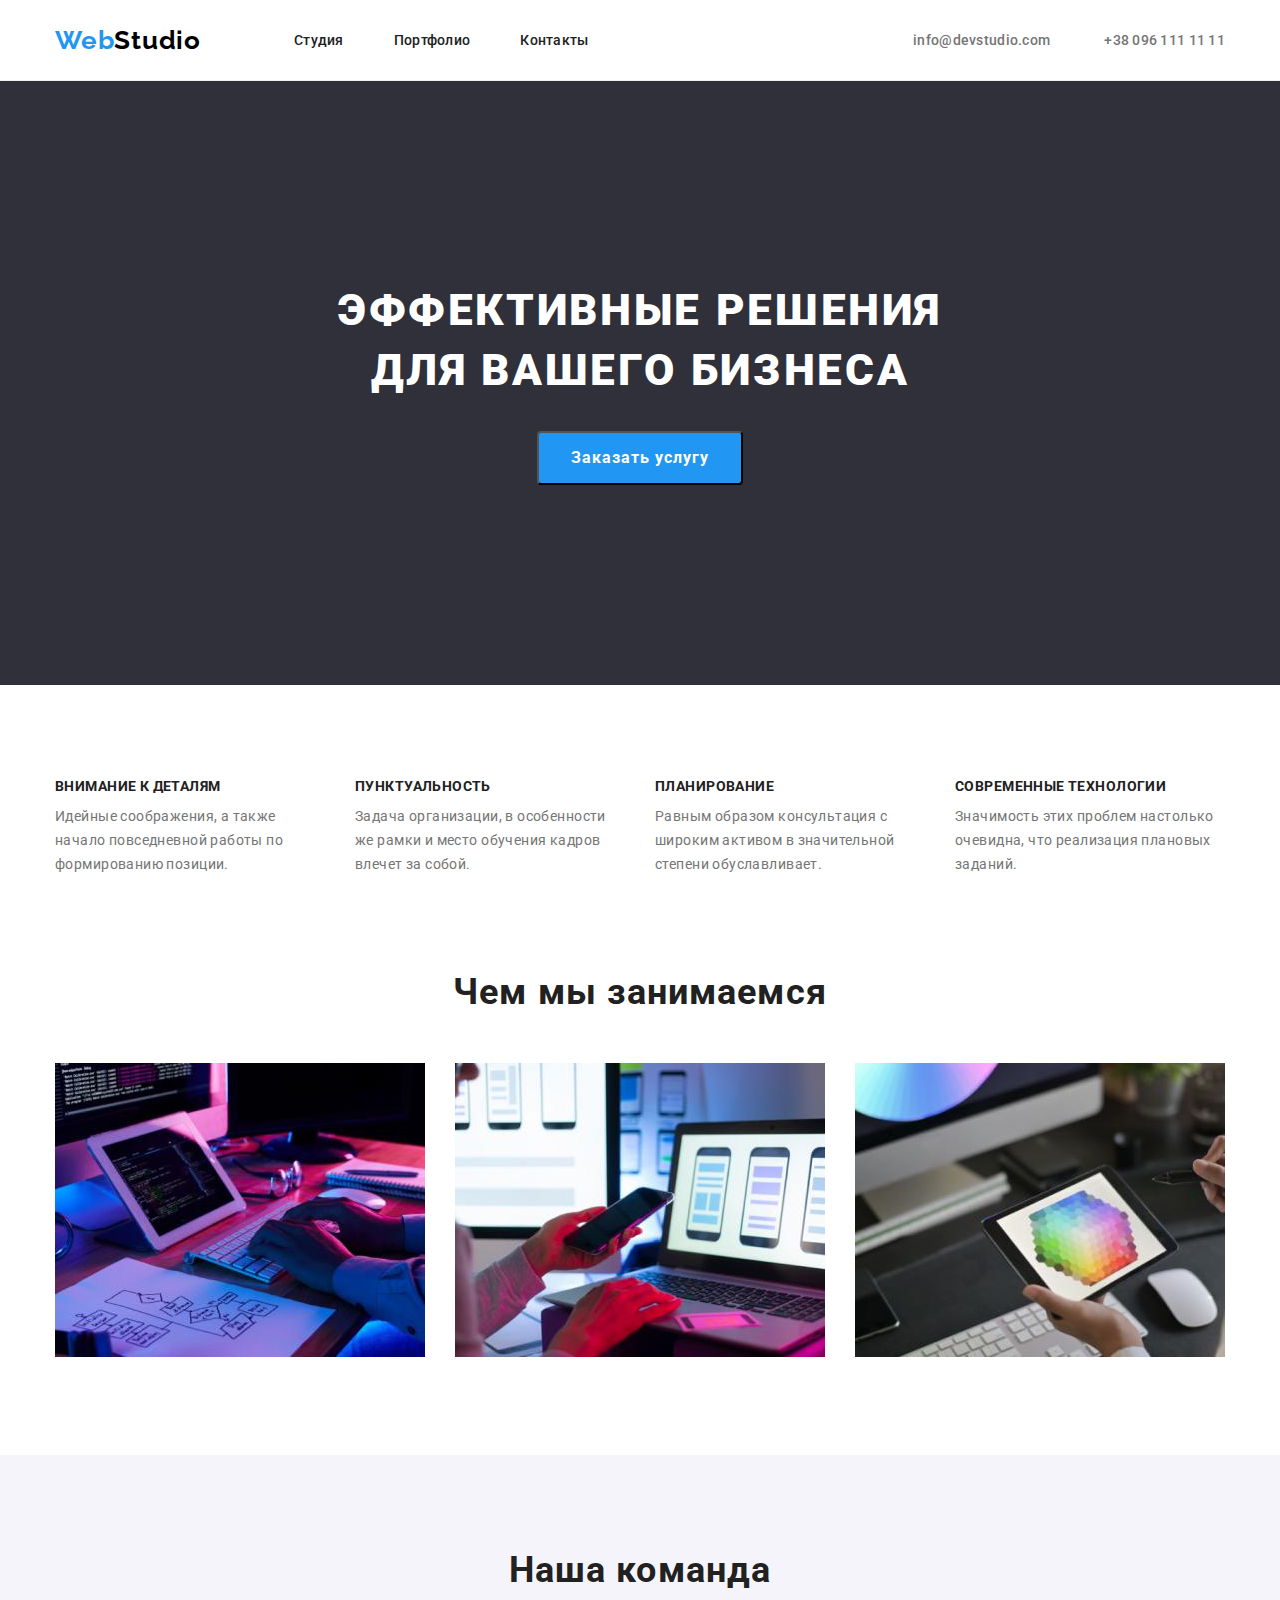
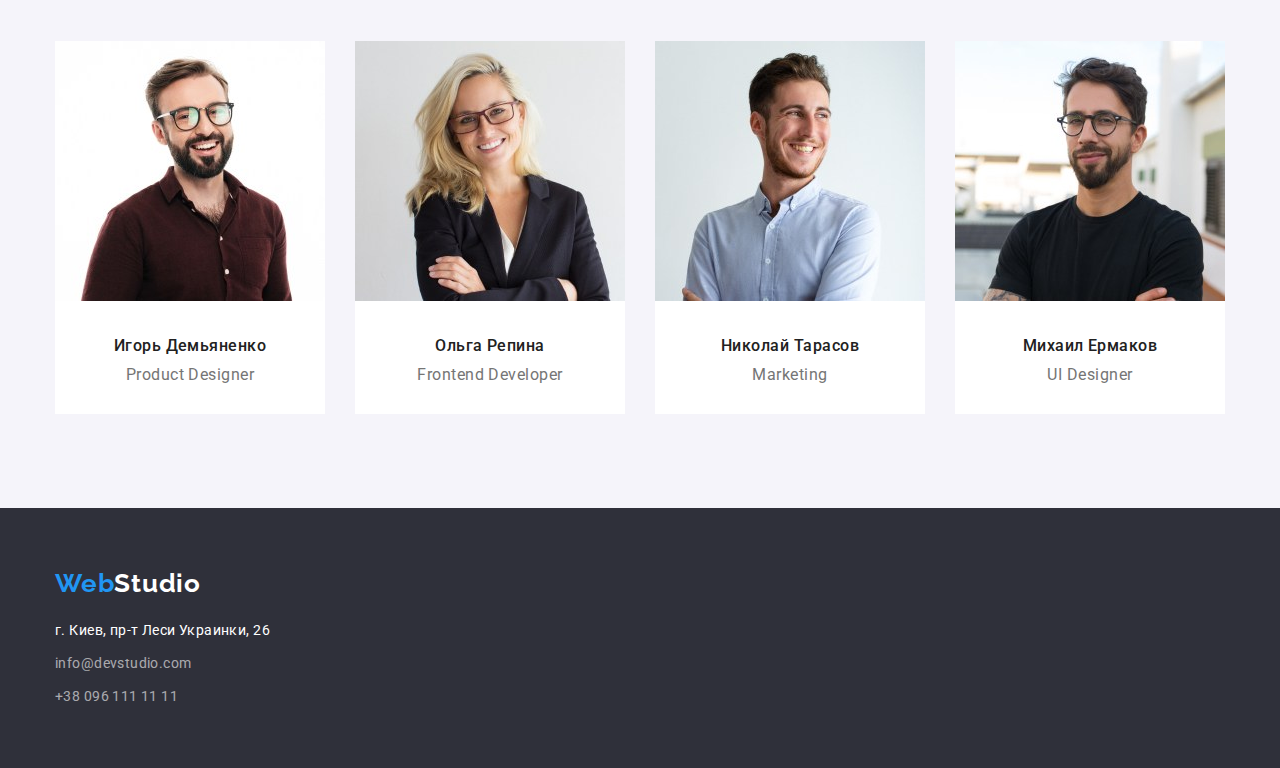
<file: index.html>
<!DOCTYPE html>
<html lang="ru">
<head>
    <meta charset="UTF-8">
    <meta http-equiv="X-UA-Compatible" content="IE=edge">
    <meta name="viewport" content="width=device-width, initial-scale=1.0">
    <link rel="preconnect" href="https://fonts.googleapis.com">
    <link rel="preconnect" href="https://fonts.gstatic.com" crossorigin>
    <link href="https://fonts.googleapis.com/css2?family=Raleway:wght@700&family=Roboto:wght@400;500;700;900&display=swap"
        rel="stylesheet">
    <link rel="stylesheet" href="./css/modern-normalize.css">   
    <link rel="stylesheet" href="./css/styles.css">
     <title>Главная</title>
</head>
<body>
    <header class="header">
        <div class="conteiner header-conteiner">
            <nav class="header-nav">
                <a class="logo" href="index.html"> <p class="first-logo-color">Web<span class="second-logo-color">Studio</span></p></a>
                <ul class="list header-list-nav">
                    <li class="header-link-nav">
                        <a href="index.html" class="link-navigation link">Студия</a>
                    </li>
                    <li class="header-link-nav">
                        <a href="portfolio.html" class="link-navigation link">Портфолио</a>
                    </li>
                    <li class="header-link-nav">
                        <a href="Контакты" class="link-navigation link">Контакты</a>
                    </li>
                </ul>
            </nav>
            <div class="header-contacts-link">
                <a href="mailto:info@devstudio.com" class="header-mail link">info@devstudio.com</a>
                <a href="tel:+380961111111" class="header-tel link">+38 096 111 11 11</a>
            </div>
        </div>
    </header>
    <main>
        <section class="hero-section">
            <div class="main-title conteiner">
                <h1 class="title-text">Эффективные решения для вашего бизнеса</h1>
                <button type="button" class="title-button">Заказать услугу</button>
            </div>
        </section>
        <section class="functions-section">
            <div class="conteiner functions-conteiner">
                <ul class="list functions-list">
                    <li class="functions-item">
                        <h3 class="title-list">Внимание к деталям</h3>
                        <p class="list-text">Идейные соображения, а также начало повседневной работы по формированию позиции.</p>
                    </li>
                    <li class="functions-item">
                        <h3 class="title-list">Пунктуальность</h3>
                        <p class="list-text">Задача организации, в особенности же рамки и место обучения кадров влечет за собой.</p>
                    </li>
                    <li class="functions-item">
                        <h3 class="title-list">Планирование</h3>
                        <p class="list-text">Равным образом консультация с широким активом в значительной степени обуславливает.</p>
                    </li>
                    <li class="functions-item">
                        <h3 class="title-list">Современные технологии</h3>
                        <p class="list-text">Значимость этих проблем настолько очевидна, что реализация плановых заданий.</p>
                    </li>
                </ul>
            </div>
        </section>
        <section class="whot-we-doing-section">
            <div class="conteiner whot-we-doing-conteiner">
                <h2 class="heading-section-doit">Чем мы занимаемся</h2>
                <ul class="list whot-we-doing-list">
                    <li class="whot-we-doing-item">
                        <img src="./images/box 1.jpg" alt="work" width="370" height="294">
                    </li>
                    <li class="whot-we-doing-item">
                        <img src="./images/box 2.jpg" alt="work" width="370" height="294">
                    </li>
                    <li class="whot-we-doing-item">
                        <img src="./images/box 3.jpg" alt="work" width="370" height="294">
                    </li>
                </ul>
            </div>
        </section>
        <section class="teem-section">
            <div class="conteiner teem-section-conteiner">
                <h2 class="heading-section-teem">Наша команда</h2>
                <ul class="list teem-section-list">
                    <li class="teem-section-item">
                        <img src="./images/img.jpg" alt="Портрет человека Игорь Демьяненко" width="270" height="260">
                        <div class="teem-name-position">
                            <h3 class="list-teem-name">Игорь Демьяненко</h3>
                            <p lang="en" class="list-teem-position">Product Designer</p>
                        </div>
                    </li>
                    <li class="teem-section-item">
                        <img src="./images/img (1).jpg" alt="Портрет человека Ольга Репина" width="270" height="260">
                        <div class="teem-name-position">
                            <h3 class="list-teem-name">Ольга Репина</h3>
                            <p lang="en" class="list-teem-position">Frontend Developer</p>
                        </div>
                    </li>
                    <li class="teem-section-item">
                        <img src="./images/img (2).jpg" alt=" Портрет человека Николай Тарасов" width="270" height="260">
                        <div class="teem-name-position">
                            <h3 class="list-teem-name">Николай Тарасов</h3>
                            <p lang="en" class="list-teem-position">Marketing</p>
                        </div>
                    </li>
                    <li class="teem-section-item">
                        <img src="./images/img (3).jpg" alt="Портрет человека Михаил Ермаков" width="270" height="260">
                        <div class="teem-name-position">
                            <h3 class="list-teem-name">Михаил Ермаков</h3>
                            <p lang="en" class="list-teem-position">UI Designer</p>
                        </div>
                    </li>
                </ul>
            </div>
        </section>
    </main>
    <footer class="footer">
        <div class="conteiner footer-conteiner">
            <a class="logo2" href="index.html">
                <p class="first-logo-color link">Web<span class="second-logo-color-2">Studio</span></p>
            </a>
            <address>
                <div class="footer-address-conteiner">
                    <ul class="list footer-address-list">
                        <li class="footer-address-item">
                            <a href="https://goo.gl/maps/amdqTP33AeM6pwAu6" target="_blank" class="footer-addres link">г. Киев, пр-т Леси Украинки, 26</a>
                        </li>
                        <li class="footer-address-item">
                            <a href="mailto:info@devstudio.com" class="footer-mail link">info@devstudio.com</a>
                        </li>
                        <li class="footer-address-item">
                            <a href="tel:+380961111111" class="footer-tel link">+38 096 111 11 11</a>
                        </li>
                    </ul>
                </div>
            </address>
        </div>
    </footer>
</body>
</html>
</file>
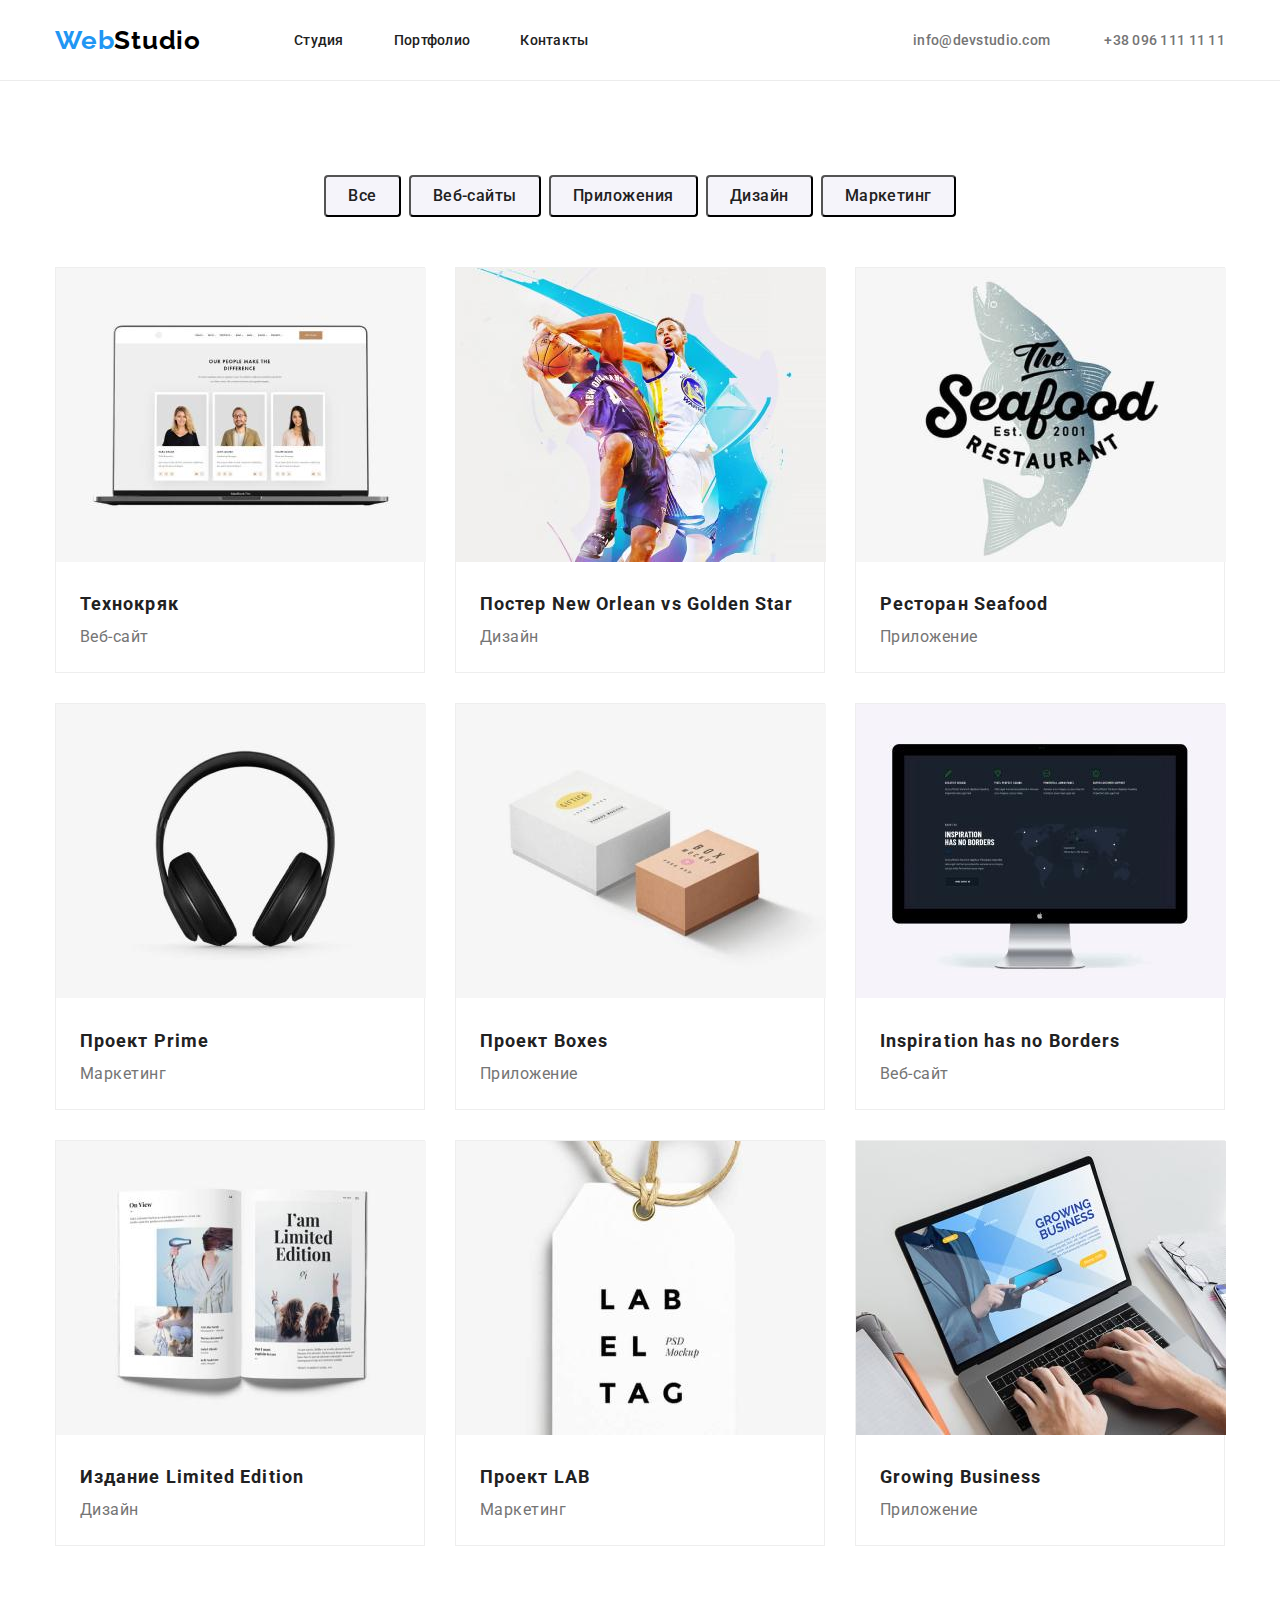
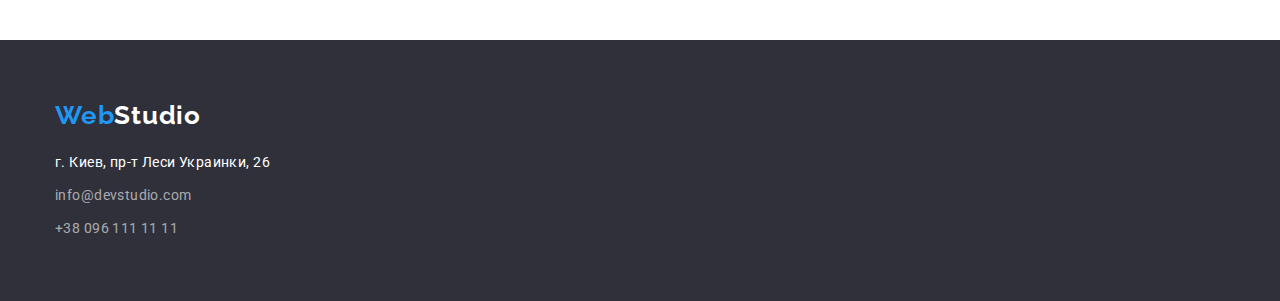
<file: portfolio.html>
<!DOCTYPE html>
<html lang="ru">
<head>
    <meta charset="UTF-8">
    <meta http-equiv="X-UA-Compatible" content="IE=edge">
    <meta name="viewport" content="width=device-width, initial-scale=1.0">
    <link rel="preconnect" href="https://fonts.googleapis.com">
    <link rel="preconnect" href="https://fonts.gstatic.com" crossorigin>
    <link href="https://fonts.googleapis.com/css2?family=Raleway:wght@700&family=Roboto:wght@400;500;700;900&display=swap"
        rel="stylesheet">
    <link rel="stylesheet" href="./css/modern-normalize.css">
    <link rel="stylesheet" href="./css/styles.css">    
    <title>Портфолио</title>
</head>
<body>
    <header class="header">
        <div class="conteiner header-conteiner">
            <nav class="header-nav">
                <a class="logo" href="index.html">
                    <p class="first-logo-color">Web<span class="second-logo-color">Studio</span></p>
                </a>
                <ul class="list header-list-nav">
                    <li class="header-link-nav">
                        <a href="index.html" class="link-navigation link">Студия</a>
                    </li>
                    <li class="header-link-nav">
                        <a href="portfolio.html" class="link-navigation link">Портфолио</a>
                    </li>
                    <li class="header-link-nav">
                        <a href="Контакты" class="link-navigation link">Контакты</a>
                    </li>
                </ul>
            </nav>
            <div class="header-contacts-link">
                <a href="mailto:info@devstudio.com" class="header-mail link">info@devstudio.com</a>
                <a href="tel:+380961111111" class="header-tel link">+38 096 111 11 11</a>
            </div>
        </div>
    </header>
    <main>
        <section class="portfolio-section">
            <div class="conteiner portfolio-conteiner">
                <ul class="list portfolio-button-list">
                    <li class="portfolio-btn-item">
                        <button class="portfolio-list-btn list-btn" type="button">Все</button>
                    </li>
                    <li class="portfolio-btn-item">
                        <button class="portfolio-list-btn list-btn" type="button">Веб-сайты</button>
                    </li>
                    <li class="portfolio-btn-item">
                        <button class="portfolio-list-btn list-btn" type="button">Приложения</button>
                    </li>
                    <li class="portfolio-btn-item">
                        <button class="portfolio-list-btn list-btn" type="button">Дизайн</button>
                    </li>
                    <li class="portfolio-btn-item">
                        <button class="portfolio-list-btn list-btn" type="button">Маркетинг</button>
                    </li>
                </ul>
                <ul class="list portfolio-picturs-list">
                    <li class="portfolio-picturs-item">
                        <img src="./images/portfolio1.jpg" alt="Портфолио1" width="370" height="294">
                        <div class="portfolio-name-product">
                            <h3 class="portfolio-client-name">Технокряк</h3>
                            <p class="portfolio-client-product">Веб-сайт</p>
                        </div>
                    </li>
                    <li class="portfolio-picturs-item">
                        <img src="./images/portfolio2.jpg" alt="Портфолио2" width="370" height="294">
                        <div class="portfolio-name-product">
                            <h3 class="portfolio-client-name">Постер <span lang="en">New Orlean vs Golden Star</span></h3>
                            <p class="portfolio-client-product">Дизайн</p>
                        </div>
                    </li>
                    <li class="portfolio-picturs-item">
                        <img src="./images/portfolio3.jpg" alt="Портфолио3" width="370" height="294">
                        <div class="portfolio-name-product">
                            <h3 class="portfolio-client-name">Ресторан <span lang="en">Seafood</span></h3>
                            <p class="portfolio-client-product">Приложение</p>
                        </div>
                    </li>
                    <li class="portfolio-picturs-item">
                        <img src="./images/portfolio4.jpg" alt="Портфолио4" width="370" height="294">
                        <div class="portfolio-name-product">
                            <h3 class="portfolio-client-name">Проект <span lang="en">Prime</span></h3>
                            <p class="portfolio-client-product">Маркетинг</p>
                        </div>
                    </li>
                    <li class="portfolio-picturs-item">
                        <img src="./images/portfolio5.jpg" alt="Портфолио5" width="370" height="294">
                        <div class="portfolio-name-product">
                            <h3 class="portfolio-client-name">Проект <span lang="en">Boxes</span></h3>
                            <p class="portfolio-client-product">Приложение</p>
                        </div>
                    </li>
                    <li class="portfolio-picturs-item">
                        <img src="./images/portfolio6.jpg" alt="Портфолио6" width="370" height="294">
                        <div class="portfolio-name-product">
                            <h3 class="portfolio-client-name" lang="en">Inspiration has no Borders</h3>
                            <p class="portfolio-client-product">Веб-сайт</p>
                        </div>
                    </li>
                    <li class="portfolio-picturs-item">
                        <img src="./images/portfolio7.jpg" alt="Портфолио7" width="370" height="294">
                        <div class="portfolio-name-product">
                            <h3 class="portfolio-client-name">Издание <span lang="en">Limited Edition</span></h3>
                            <p class="portfolio-client-product">Дизайн</p>
                        </div>
                    </li>
                    <li class="portfolio-picturs-item">
                        <img src="./images/portfolio8.jpg" alt="Портфолио8" width="370" height="294">
                        <div class="portfolio-name-product">
                            <h3 class="portfolio-client-name">Проект <span lang="en">LAB</span></h3>
                            <p class="portfolio-client-product">Маркетинг</p>
                        </div>
                    </li>
                    <li class="portfolio-picturs-item">
                        <img src="./images/portfolio9.jpg" alt="Портфолио9" width="370" height="294">
                        <div class="portfolio-name-product">
                            <h3 class="portfolio-client-name" lang="en">Growing Business</h3>
                            <p class="portfolio-client-product">Приложение</p>
                        </div>
                    </li>
                </ul>
            </div>
        </section>
    </main>
    <footer class="footer">
        <div class="conteiner footer-conteiner">
            <a class="logo2" href="index.html">
                <p class="first-logo-color link">Web<span class="second-logo-color-2">Studio</span></p>
            </a>
            <address>
                <div class="footer-address-conteiner">
                    <ul class="list footer-address-list">
                        <li class="footer-address-item">
                            <a href="https://goo.gl/maps/amdqTP33AeM6pwAu6" target="_blank" class="footer-addres link">г.
                                Киев, пр-т Леси Украинки, 26</a>
                        </li>
                        <li class="footer-address-item">
                            <a href="mailto:info@devstudio.com" class="footer-mail link">info@devstudio.com</a>
                        </li>
                        <li class="footer-address-item">
                            <a href="tel:+380961111111" class="footer-tel link">+38 096 111 11 11</a>
                        </li>
                    </ul>
                </div>
            </address>
        </div>
    </footer>
</body>
</html>
</file>
<file: css/styles.css>
:root {
  --main-title-color: #ffffff;
  --title-color: #212121;
  --text-color: #757575;
  --logo-title-color: #2196f3;
  --second-logo-title-color: #000000;
}

h1,
h2,
h3,
h4,
h5,
h6,
p {
  margin: 0;
}
ul {
  margin: 0;
  padding: 0;
}
button {
  cursor: pointer;
}

body {
  font-family: Roboto, sans-serif;
  font-style: normal;
}
.list {
  list-style: none;
}
.link {
  text-decoration: none;
}
.link:hover,
.link:focus {
  color: var(--logo-title-color);
}

.conteiner {
  width: 1200px;
  padding-left: 15px;
  padding-right: 15px;
  margin: 0 auto;
}
/*----------------------header-------------------------*/
.header {
  border-bottom: 1px solid #ececec;
}
.header-conteiner {
  display: flex;
  align-items: center;
  height: 80px;
}
.header-nav {
  display: flex;
  align-items: center;
}
.header-list-nav {
  display: flex;
}
.header-list-nav .header-link-nav:not(:last-child) {
  margin-right: 50px;
}

.header-link-nav {
  padding-top: 32px;
  padding-bottom: 32px;
}
.logo {
  text-decoration: none;
  margin-right: 93px;
}
.first-logo-color {
  font-family: Raleway;
  font-style: normal;
  font-weight: bold;
  font-size: 26px;
  line-height: 1.19;
  letter-spacing: 0.03em;
  color: var(--logo-title-color);
  text-decoration: none;
}
.second-logo-color {
  color: var(--second-logo-title-color);
}
.link-navigation {
  font-weight: 500;
  font-size: 14px;
  line-height: 1.14;
  letter-spacing: 0.02em;
  color: var(--title-color);
}
.header-contacts-link {
  padding-top: 32px;
  padding-bottom: 32px;
  margin-left: auto;
}
.header-mail {
  font-weight: 500;
  font-size: 14px;
  line-height: 1.14;
  letter-spacing: 0.02em;
  color: var(--text-color);
}
.header-tel {
  font-weight: 500;
  font-size: 14px;
  line-height: 1.14;
  letter-spacing: 0.02em;
  color: var(--text-color);
  margin-left: 50px;
}
/*------------------------------------main-----------------------*/
/*--------hero-section---------*/

.hero-section {
  background-color: #2f303a;
}

.main-title {
  display: flex;
  flex-direction: column;
  align-items: center;
  padding-top: 200px;
  padding-bottom: 200px;
}
.title-text {
  font-weight: 900;
  font-size: 44px;
  line-height: 1.36;
  text-align: center;
  letter-spacing: 0.06em;
  text-transform: uppercase;
  color: var(--main-title-color);
  width: 696px;
  height: 120px;
  margin-bottom: 30px;
}
.title-button {
  font-weight: bold;
  font-size: 16px;
  line-height: 1.87;
  display: flex;
  align-items: center;
  text-align: center;
  letter-spacing: 0.06em;
  background-color: var(--logo-title-color);
  color: var(--main-title-color);

  padding: 10px 32px;
  border-radius: 4px;
}
/*----functions-section-------*/
.functions-section {
  padding-top: 94px;
  padding-bottom: 94px;
}
.functions-list {
  display: flex;
}
.functions-list .functions-item:not(:last-child) {
  margin-right: 30px;
}
.functions-item {
  width: 270px;
}
.title-list {
  font-weight: bold;
  font-size: 14px;
  line-height: 1.14;
  letter-spacing: 0.03em;
  text-transform: uppercase;
  color: var(--title-color);
  margin-bottom: 10px;
}
.list-text {
  font-weight: normal;
  font-size: 14px;
  line-height: 1.71;
  letter-spacing: 0.03em;
  color: var(--text-color);
}
/*------whot-we-doing-section-----*/
.whot-we-doing-section {
  padding-bottom: 94px;
}
.heading-section-doit {
  font-weight: bold;
  font-size: 36px;
  line-height: 1.17;
  text-align: center;
  letter-spacing: 0.03em;
  color: var(--title-color);
  margin-bottom: 50px;
}
.whot-we-doing-list {
  display: flex;
}
.whot-we-doing-list .whot-we-doing-item:not(:last-child) {
  margin-right: 30px;
}
/*-------teem-section------*/
.teem-section {
  background-color: #f5f4fa;
  padding-top: 94px;
  padding-bottom: 94px;
}
.heading-section-teem {
  font-weight: bold;
  font-size: 36px;
  line-height: 1.17;
  text-align: center;
  letter-spacing: 0.03em;
  color: var(--title-color);
  margin-bottom: 50px;
}
.teem-section-list {
  display: flex;
}
.teem-section-list .teem-section-item:not(:last-child) {
  margin-right: 30px;
}
.list-teem-name {
  font-weight: 500;
  font-size: 16px;
  line-height: 1.19;
  text-align: center;
  letter-spacing: 0.03em;
  color: var(--title-color);
  margin-bottom: 10px;
}
.list-teem-position {
  font-weight: normal;
  font-size: 16px;
  line-height: 1.19;
  text-align: center;
  letter-spacing: 0.03em;
  color: var(--text-color);
}
.teem-section-item {
  background-color: #ffffff;
}
.teem-name-position {
  padding-top: 30px;
  padding-bottom: 30px;
}
/*------------------------------------footer--------------------------------*/
.footer {
  background-color: #2f303a;
  padding-top: 60px;
  padding-bottom: 60px;
}
.footer-conteiner {
  display: flex;
  flex-direction: column;
}
.logo2 {
  text-decoration: none;
  margin-bottom: 20px;
}
.second-logo-color-2 {
  color: #ffffff;
}
.footer-address-conteiner {
  width: 231px;
}
.footer-address-list .footer-address-item:not(:last-child) {
  margin-bottom: 9px;
}
.footer-addres {
  font-style: normal;
  font-weight: normal;
  font-size: 14px;
  line-height: 1.71;
  letter-spacing: 0.03em;
  color: #ffffff;
}
.footer-mail {
  font-family: Roboto;
  font-style: normal;
  font-weight: normal;
  font-size: 14px;
  line-height: 1.71;
  letter-spacing: 0.03em;
  color: rgba(255, 255, 255, 0.6);
}
.footer-tel {
  font-family: Roboto;
  font-style: normal;
  font-weight: normal;
  font-size: 14px;
  line-height: 1.71;
  letter-spacing: 0.03em;
  color: rgba(255, 255, 255, 0.6);
}
/*---------------------------------------------------------portfolio-------------------------------------------------*/
.portfolio-section {
  padding-top: 94px;
  padding-bottom: 94px;
}
.portfolio-conteiner {
  display: flex;
  flex-direction: column;
}
.portfolio-button-list {
  display: flex;
  margin-bottom: 50px;
  justify-content: center;
}
.portfolio-button-list .portfolio-btn-item:not(:last-child) {
  margin-right: 8px;
}
.portfolio-list-btn {
  font-weight: 500;
  font-size: 16px;
  line-height: 1.62;
  text-align: center;
  letter-spacing: 0.03em;
  color: var(--title-color);
}
.list-btn:hover,
.list-btn:focus {
  background-color: var(--logo-title-color);
  color: #ffffff;
  filter: drop-shadow(0px 4px 4px rgba(0, 0, 0, 0.25));
}
.list-btn {
  background: #f5f4fa;
  border-radius: 4px;
  padding: 6px 22px;
}
.portfolio-picturs-list {
  display: flex;
  flex-wrap: wrap;
}
.portfolio-picturs-item:not(:nth-child(3n)) {
  margin-right: 30px;
}

.portfolio-picturs-item {
  width: 370px;
  border: 1px solid #eeeeee;
}
.portfolio-picturs-item:nth-child(-n + 6) {
  margin-bottom: 30px;
}
.portfolio-name-product {
  padding: 20px 24px;
}
.portfolio-client-name {
  font-weight: bold;
  font-size: 18px;
  line-height: 2;
  letter-spacing: 0.06em;
  color: var(--title-color);
}
.portfolio-client-product {
  font-weight: normal;
  font-size: 16px;
  line-height: 1.87;
  letter-spacing: 0.03em;
  color: var(--text-color);
}
</file>
